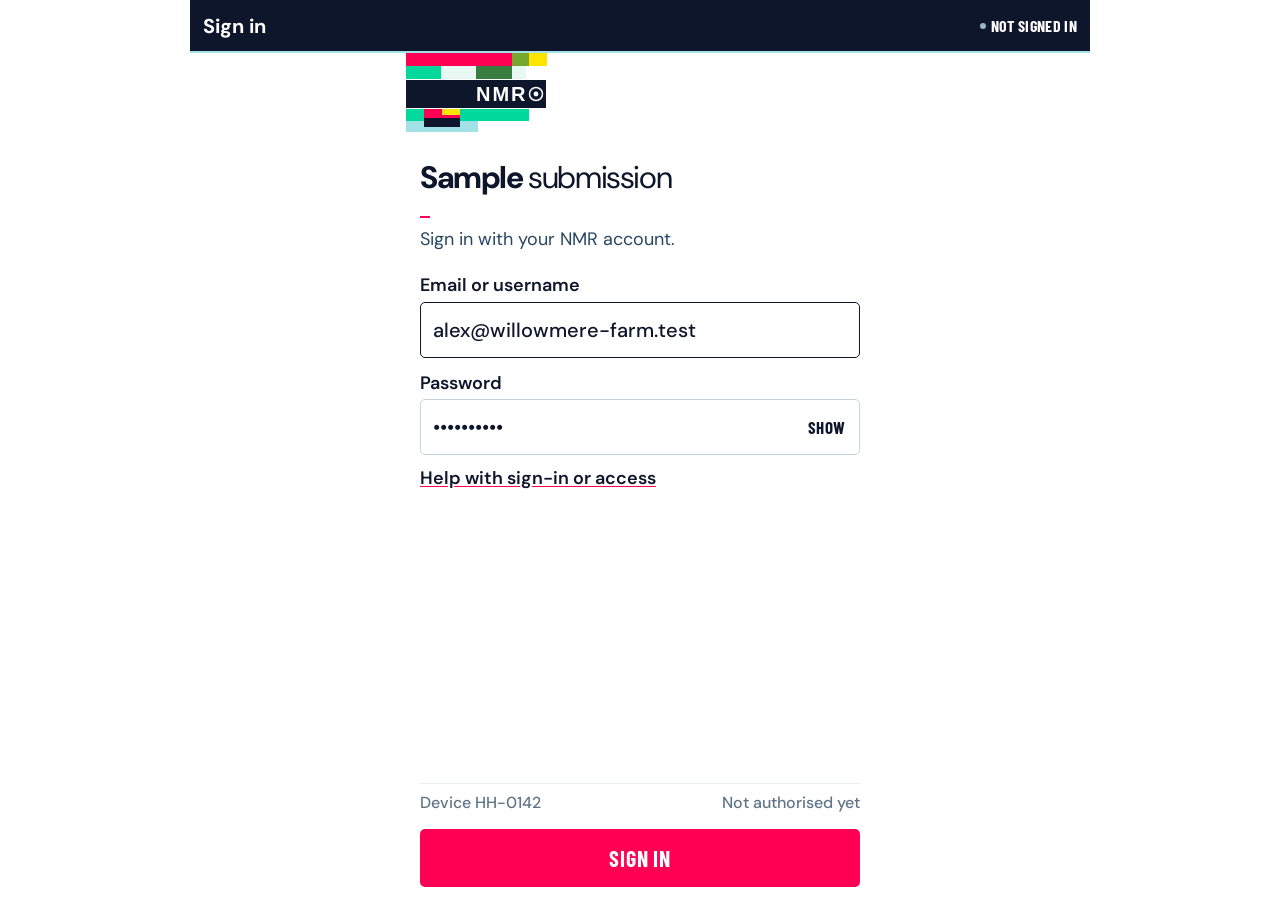
<file: index.html>
<!doctype html>
<html lang="en-GB">
<head>
  <meta charset="utf-8">
  <meta name="viewport" content="width=device-width,initial-scale=1,viewport-fit=cover,maximum-scale=1">
  <meta name="theme-color" content="#0e162b">
  <meta name="apple-mobile-web-app-capable" content="yes">
  <meta name="apple-mobile-web-app-status-bar-style" content="default">
  <meta name="apple-mobile-web-app-title" content="Milk Sampling">
  <title>Milk Sampling | Post-milking</title>
  <link rel="manifest" href="./manifest.webmanifest">
  <link rel="icon" href="./icon.svg" type="image/svg+xml">
  <link rel="apple-touch-icon" href="./apple-touch-icon.png">
  <link rel="stylesheet" href="./styles.css?v=1.8.17">
  <!-- Load QR decoder on demand, exactly as the working iPhone diagnostic does. -->
  <script src="./app.js?v=1.8.18" defer></script>
  <script src="./herd.js?v=1.8.11" defer></script>
  <script src="./camera-settings.js?v=1.8.14" defer></script>
  <script src="./fast-matrix.js?v=1.8.10" defer></script>
</head>
<body>
  <div id="app"></div>
  <div id="modal-root"></div>
  <div id="toast-root" aria-live="polite"></div>
</body>
</html>
</file>
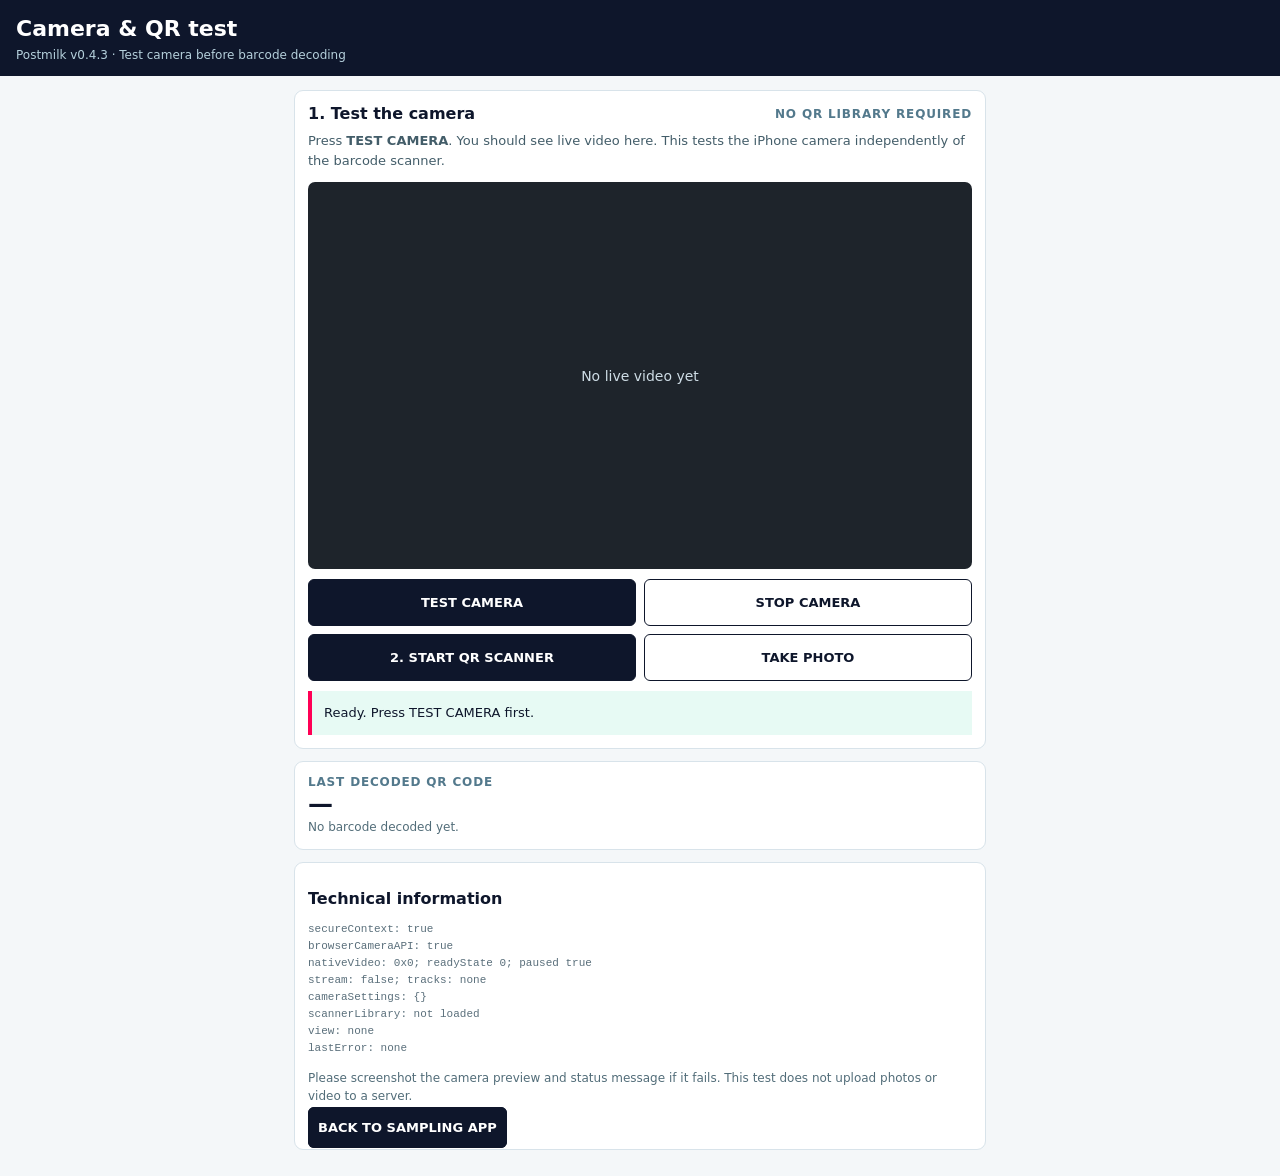
<file: scanner-test.html>
<!doctype html>
<html lang="en"><head>
<meta charset="utf-8"><meta name="viewport" content="width=device-width, initial-scale=1, viewport-fit=cover"><meta name="theme-color" content="#0e162b">
<title>Camera & QR diagnostic · Postmilk v0.4.3</title>
<style>
:root{font-family:system-ui,-apple-system,Arial,sans-serif;background:#f4f7f9;color:#0e162b}*{box-sizing:border-box}body{margin:0}
header{background:#0e162b;color:white;padding:max(16px,env(safe-area-inset-top)) 16px 14px}h1{font-size:22px;margin:0 0 7px}main{padding:14px;max-width:720px;margin:auto}.panel{background:white;border:1px solid #d8e3ea;border-radius:9px;padding:13px;margin-bottom:12px}.label{font-size:12px;text-transform:uppercase;color:#53798c;font-weight:800;letter-spacing:.07em}.intro{font-size:13px;line-height:1.5;color:#435d69;margin:8px 0}.camera-frame{position:relative;display:block;width:100%;height:clamp(225px,43dvh,420px);background:#1e242b;border-radius:7px;overflow:hidden;margin:12px 0 10px}
#native-video{display:none;position:absolute;inset:0;width:100%;height:100%;object-fit:cover;background:#1e242b;z-index:2}
#reader{position:absolute;inset:0;width:100%;height:100%;z-index:3;overflow:hidden}
#reader video{display:block!important;width:100%!important;height:100%!important;object-fit:cover!important;background:#1e242b!important;max-width:none!important}
#reader>div{max-width:100%}.placeholder{position:absolute;inset:0;display:flex;align-items:center;justify-content:center;text-align:center;padding:18px;color:#cedce5;font-size:14px;z-index:1;pointer-events:none}
.controls{display:grid;grid-template-columns:1fr 1fr;gap:8px;margin:10px 0}button,.back{border:1px solid #0e162b;border-radius:6px;padding:12px 9px;min-height:47px;background:#0e162b;color:#fff;font:700 13px system-ui;text-decoration:none;cursor:pointer;text-align:center}button.alt{background:white;color:#0e162b}button:disabled{opacity:.4;cursor:default}
.status{padding:12px;background:#e7faf4;border-left:4px solid #ff0055;font-size:13px;line-height:1.5;overflow-wrap:anywhere}.value{font-weight:800;font-size:25px;word-break:break-all}.good{color:#007a5c}.bad{color:#aa254b}.meta{white-space:pre-wrap;overflow-wrap:anywhere;font:11px/1.55 ui-monospace,monospace;color:#5a6f7b}.note{font-size:12px;color:#526d79;line-height:1.5}.file{position:absolute;left:-9999px;width:1px;height:1px}.bar{display:flex;justify-content:space-between;align-items:center;gap:6px}
</style>
</head><body>
<header><h1>Camera & QR test</h1><div style="font-size:12px;color:#b5d0dc">Postmilk v0.4.3 · Test camera before barcode decoding</div></header>
<main>
<section class="panel">
<div class="bar"><strong>1. Test the camera</strong><span class="label">No QR library required</span></div>
<p class="intro">Press <b>TEST CAMERA</b>. You should see live video here. This tests the iPhone camera independently of the barcode scanner.</p>
<div class="camera-frame" id="camera-frame"><div class="placeholder" id="placeholder">No live video yet</div><video id="native-video" autoplay playsinline muted></video><div id="reader"></div></div>
<div class="controls"><button id="native-start">TEST CAMERA</button><button class="alt" id="stop">STOP CAMERA</button><button id="qr-start">2. START QR SCANNER</button><button class="alt" id="photo">TAKE PHOTO</button></div>
<input id="photo-input" class="file" type="file" accept="image/*" capture="environment">
<div class="status" id="status" role="status">Ready. Press TEST CAMERA first.</div>
</section>
<section class="panel"><div class="label">Last decoded QR code</div><div class="value" id="value">—</div><div id="details" class="note">No barcode decoded yet.</div></section>
<section class="panel"><h2 style="font-size:16px">Technical information</h2><div id="technical" class="meta"></div><p class="note">Please screenshot the camera preview and status message if it fails. This test does not upload photos or video to a server.</p><a class="back" href="./">BACK TO SAMPLING APP</a></section>
</main>
<script>
'use strict';
const $=s=>document.querySelector(s);
const video=$('#native-video');
let stream=null,scanner=null,active='none',generation=0,scriptLoading=null,lastText='';
const errors=[];
function log(t){errors.push(String(t));if(errors.length>10)errors.shift();updateTechnical()}
function updateTechnical(){
 const tracks=stream?.getVideoTracks()||[];
 let settings={};try{settings=tracks[0]?.getSettings?.()||{}}catch{}
 $('#technical').textContent=[
  `secureContext: ${window.isSecureContext}`,
  `browserCameraAPI: ${!!navigator.mediaDevices?.getUserMedia}`,
  `nativeVideo: ${video.videoWidth}x${video.videoHeight}; readyState ${video.readyState}; paused ${video.paused}`,
  `stream: ${!!stream}; tracks: ${tracks.map(t=>t.readyState).join(',')||'none'}`,
  `cameraSettings: ${JSON.stringify({width:settings.width,height:settings.height,facingMode:settings.facingMode,deviceId:settings.deviceId?'available':undefined})}`,
  `scannerLibrary: ${typeof Html5Qrcode==='function'?'loaded':'not loaded'}`,
  `view: ${active}`,
  `lastError: ${errors.slice(-2).join(' | ')||'none'}`
 ].join('\n');
}
function status(t){$('#status').textContent=t;updateTechnical()}
function stopNative(){if(stream){stream.getTracks().forEach(t=>t.stop());stream=null}video.pause();video.srcObject=null;video.style.display='none'}
async function stopScanner(){if(scanner){const old=scanner;scanner=null;try{await old.stop()}catch{}try{await old.clear()}catch{}}}
async function stopAll(){++generation;stopNative();await stopScanner();active='none';$('#reader').replaceChildren();$('#placeholder').style.display='flex';updateTechnical()}
async function startNative(){
 const token=++generation;
 // Direct user-click camera request; do not wait for an external scanner download first.
 stopNative();if(scanner)await stopScanner();if(token!==generation)return;
 $('#reader').replaceChildren();$('#placeholder').style.display='flex';
 if(!navigator.mediaDevices?.getUserMedia){status('Camera API unavailable in this browser. Open the HTTPS site directly in Safari.');return}
 if(!window.isSecureContext){status('Camera requires HTTPS. Open the Vercel HTTPS URL.');return}
 active='camera';status('Asking iPhone for camera access…');
 try{
  stream=await navigator.mediaDevices.getUserMedia({audio:false,video:{facingMode:{ideal:'environment'},width:{ideal:1280},height:{ideal:720}}});
  if(token!==generation){stopNative();return}
  video.srcObject=stream;video.style.display='block';video.setAttribute('playsinline','');
  await video.play();
  $('#placeholder').style.display='none';
  const w=video.videoWidth,h=video.videoHeight;
  status(w&&h?`CAMERA WORKING — live video ${w} × ${h}. Now press 2. START QR SCANNER to check decoding.`:'Camera permission granted, but video has no frames yet. See Technical information.');
 }catch(e){stopNative();active='none';const message=`${e?.name||'Error'}: ${e?.message||e}`;log(message);status('CAMERA ERROR — '+message+'. Check Safari camera permission, or close other camera apps.');}
}
function loadOne(src){return new Promise((resolve,reject)=>{const s=document.createElement('script');s.src=src;s.onload=resolve;s.onerror=()=>reject(Error('Load failed: '+src));document.head.append(s)})}
async function loadLibrary(){if(typeof Html5Qrcode==='function')return;if(scriptLoading)return scriptLoading;
 scriptLoading=(async()=>{for(const src of ['https://cdn.jsdelivr.net/npm/html5-qrcode@2.3.8/html5-qrcode.min.js','https://unpkg.com/html5-qrcode@2.3.8/html5-qrcode.min.js']){try{await loadOne(src);if(typeof Html5Qrcode==='function')return}catch(e){log(e.message)}}throw Error('Could not load the barcode scanning library. Check internet connection.');})();
 try{await scriptLoading}finally{scriptLoading=null}
}
function decoded(code,from){const text=String(code||'').trim();if(!text)return;lastText=text;$('#value').textContent=text;$('#value').className='value good';$('#details').textContent=`Decoded using ${from} at ${new Date().toLocaleTimeString()}`;status(`SUCCESS — decoded ${text} from ${from}.`)}
async function startQR(){
 const token=++generation;stopNative();await stopScanner();if(token!==generation)return;
 active='qr';$('#reader').replaceChildren();$('#placeholder').style.display='flex';status('Loading QR decoder…');
 try{
  await loadLibrary();if(token!==generation)return;
  // QR-only decoding avoids slower scanning of formats not under test.
  const formats=Html5QrcodeSupportedFormats;
  scanner=new Html5Qrcode('reader',{formatsToSupport:[formats.QR_CODE],useBarCodeDetectorIfSupported:false,verbose:false});
  status('Requesting camera for QR scanner…');
  const current=scanner;
  await current.start({facingMode:'environment'},{fps:10},text=>{if(scanner===current&&token===generation)decoded(text,'QR scanner')},()=>{});
  if(token!==generation){try{await current.stop()}catch{}try{await current.clear()}catch{}return}
  $('#placeholder').style.display='none';
  const v=$('#reader video');
  if(v){v.setAttribute('playsinline','');v.muted=true;}
  const width=v?.videoWidth||0,height=v?.videoHeight||0;
  status(`QR SCANNER RUNNING — video ${width} × ${height}. If picture is black while TEST CAMERA worked, the decoder's camera startup is failing.`);
 }catch(e){log(`${e?.name||'Error'}: ${e?.message||e}`);status('QR SCANNER ERROR — '+(e?.message||String(e)));}
}
async function photo(){const file=$('#photo-input').files?.[0];if(!file)return;const token=++generation;stopNative();await stopScanner();if(token!==generation)return;
 $('#reader').replaceChildren();active='photo';status('Decoding selected photo…');
 try{await loadLibrary();if(token!==generation)return;const f=Html5QrcodeSupportedFormats;const r=new Html5Qrcode('reader',{formatsToSupport:[f.QR_CODE],verbose:false});const result=await r.scanFile(file,true);decoded(result,'photo');try{await r.clear()}catch{}}catch(e){log(e.message||String(e));status('Photo scan failed: '+(e?.message||e))}
}
$('#native-start').addEventListener('click',startNative);
$('#qr-start').addEventListener('click',startQR);
$('#stop').addEventListener('click',()=>{stopAll().then(()=>status('Camera stopped.'))});
$('#photo').addEventListener('click',()=>$('#photo-input').click());
$('#photo-input').addEventListener('change',photo);
window.addEventListener('pagehide',stopAll);
updateTechnical();
</script>
</body></html>
</file>
<file: styles.css>
@import url('https://fonts.googleapis.com/css2?family=Barlow+Condensed:wght@600;700;800&family=DM+Sans:wght@400;500;600;700;800&display=swap');
:root{--brand-navy:#0e162b;--brand-pink:#ff0055;--brand-mint:#00d99b;--brand-yellow:#ffe400;--brand-aqua:#a3e1e8;--brand-leaf:#77a82d;--navy:var(--brand-navy);--blue:#20324b;--sky:var(--brand-aqua);--red:var(--brand-pink);--pale-red:#ffeaf1;--green:#008866;--pale-green:#e0faf2;--ink:#17233b;--muted:#607487;--line:#dce4ea;--light:#fafcfc;--pink:var(--brand-pink)}
*{box-sizing:border-box}html,body{height:100%;margin:0}body{background:#fff;color:var(--ink);font-family:'DM Sans',-apple-system,BlinkMacSystemFont,Arial,sans-serif;font-size:14px}button,input,select{font:inherit}button{cursor:pointer;touch-action:manipulation}button:disabled{opacity:.45;cursor:not-allowed}button:focus-visible,input:focus-visible,select:focus-visible{outline:3px solid #a3e1e8;outline-offset:2px}.app{height:100dvh;min-height:400px;display:flex;flex-direction:column;max-width:900px;margin:0 auto;background:#fff;overflow:hidden}.top{flex:none;background:var(--navy);color:#fff;padding:env(safe-area-inset-top) 16px 0}.top-inner{min-height:57px;display:flex;align-items:center;justify-content:space-between;gap:8px}.top-name{font-size:17px;font-weight:700;display:flex;align-items:center;gap:9px}.top-name:before{content:"";display:block;background:var(--sky);width:4px;height:25px;border-radius:3px}.top-actions{display:flex;gap:18px;align-items:center}.top-save{font:700 11px 'Barlow Condensed',Arial,sans-serif;letter-spacing:.09em;white-space:nowrap}.top-save:before{content:'●';color:#00d99b;font-size:14px;margin-right:5px}.menu-button{background:none;border:0;color:white;font-size:29px;padding:0;line-height:1.1}.farm-strip{background:#0e162b;color:#fff;border-top:3px solid var(--sky);text-align:center;padding:11px 8px 10px;font:700 13px 'Barlow Condensed',Arial,sans-serif;letter-spacing:.10em;text-transform:uppercase}.body{flex:1;min-height:0;overflow:auto;overscroll-behavior:contain;padding:15px 15px 24px}.bottom{flex:none;background:white;padding:9px 15px max(12px,env(safe-area-inset-bottom));border-top:1px solid var(--line);display:flex;gap:8px;box-shadow:0 -3px 10px #0e162b09}.bottom>*{flex:1}.tinycap{display:block;color:var(--blue);font:800 13px 'Barlow Condensed',Arial,sans-serif;letter-spacing:.09em}.heading{font-size:19px;font-weight:800;color:var(--navy);margin:2px 0 12px}.status{display:flex;align-items:center;justify-content:space-between}.muted{color:var(--muted)}.small{font-size:12px}.hint{font-size:12px;color:var(--muted);line-height:1.55;margin:9px 0}.card{border:1px solid var(--line);border-radius:7px;background:#fff;margin-bottom:12px;overflow:hidden}.card-pad{padding:12px}.details-head{background:#eefaf6;padding:12px;display:flex;align-items:center;justify-content:space-between;gap:8px}.details-grid{display:grid;grid-template-columns:repeat(3,minmax(0,1fr));gap:15px 11px;padding:12px}.detail-value{font-size:13px;line-height:1.28;overflow-wrap:anywhere;margin-top:5px}.stage{border:2px solid #d9e4eb;border-radius:8px;margin:11px 0;overflow:hidden;padding:12px}.stage.current{border-color:var(--blue);background:#eefaf6}.stage.complete{border-color:#8ed6c1;background:#f2fcf8}.stage-row{display:flex;align-items:center;gap:10px;margin:8px 0 12px}.stage-num{width:28px;height:28px;border-radius:50%;display:grid;place-items:center;background:var(--blue);color:white;font-weight:800;flex:none}.stage-title{font-weight:800;flex:1}.stage-state{font:600 12px 'DM Sans';border-radius:30px;background:#fff2d8;color:#8b5d1c;padding:5px 9px;white-space:nowrap}.stage-state.done{background:#d8f7e9;color:#007352}.time-row{display:grid;grid-template-columns:repeat(2,minmax(0,1fr));gap:8px;margin:12px 0}.time-row label{display:block;min-width:0}.time-input{display:block;box-sizing:border-box;width:100%;min-width:0;height:48px;max-height:48px;min-height:48px;appearance:none;-webkit-appearance:none;background:#fff;border:2px solid var(--navy);border-radius:6px;margin-top:4px;padding:7px 10px;text-align:center;font-size:19px;font-weight:700;letter-spacing:.06em;color:var(--navy)}.time-input::placeholder{color:#96a5ad;letter-spacing:0}.btn{border:2px solid var(--navy);border-radius:6px;background:var(--navy);color:#fff;min-height:47px;padding:10px 13px;text-transform:uppercase;font:800 18px 'Barlow Condensed',Arial,sans-serif;letter-spacing:.06em;line-height:1.1;text-align:center;display:inline-flex;align-items:center;justify-content:center;gap:7px}.btn.primary{background:var(--red);border-color:var(--red)}.btn.secondary{background:var(--navy);border-color:var(--navy)}.btn.outline{background:#fff;border-color:var(--navy);color:var(--navy)}.btn.soft{background:#eefaf6;border-color:#8edfcc;color:var(--navy)}.btn.danger{background:#bf1239;border-color:#bf1239}.btn.smallbtn{font-size:14px;min-height:40px}.btn.wide{width:100%}.buttons{display:flex;gap:8px;align-items:stretch}.buttons>*{flex:1;min-width:0}.pillrow{display:flex;flex-wrap:wrap;gap:6px;margin-bottom:13px}.pill{border:1px solid #d0dee5;border-radius:30px;padding:8px 11px;font-weight:700;font-size:12px;background:#eceff1;color:#4b6370}.pill.red{background:var(--pale-red);border-color:#ef7691;color:#a81235}.pill.green{background:var(--pale-green);border-color:#75d7b7;color:#006f50}.pill.active{outline:2px solid var(--blue);outline-offset:1px}.section-head{display:flex;justify-content:space-between;gap:6px;align-items:center;margin:12px 0 6px}.section-head strong{color:var(--blue);font:800 14px 'Barlow Condensed',Arial,sans-serif;letter-spacing:.08em}.section-head button{background:none;border:none;color:var(--blue);font-weight:700;text-decoration:underline}.animal-card{display:flex;align-items:center;gap:7px;width:100%;min-height:52px;text-align:left;border-radius:6px;border:1.5px solid var(--red);background:var(--pale-red);color:#951037;padding:6px 9px;margin-bottom:5px}.animal-card.next{border:3px solid var(--blue)}.animal-card.green{border-color:#73d8b8;background:var(--pale-green);color:#006e50}.animal-card.no-sample{background:#edf0f1;border-color:#c7d1d7;color:#4f5f66}.animal-card.just-linked{animation:flash .7s ease-out}.pos{font:700 13px 'Barlow Condensed',Arial,sans-serif;width:23px;flex:none;opacity:.75}.line{font-size:20px;font-weight:800;letter-spacing:.02em;min-width:0;flex:1}.yield{white-space:nowrap;font-size:12px;font-weight:600}.right-tag{white-space:nowrap;font:800 12px 'Barlow Condensed',Arial,sans-serif;letter-spacing:.05em}.sample-id{font:700 11px 'DM Sans';white-space:nowrap;overflow:hidden;text-overflow:ellipsis;max-width:26vw}.latest-slot{min-height:55px}.no-last{border:1px dashed #a9dcca;background:#f4fbf8;border-radius:5px;padding:12px;text-align:center;color:#71988a;font-size:12px}.camera-panel{position:relative;width:100%;height:clamp(300px,43dvh,420px);border-radius:7px;background:#1e242b;overflow:hidden;isolation:isolate}.camera-video{position:absolute;inset:0;width:100%;height:100%;z-index:1;overflow:hidden;background:#1e242b}.camera-video video{display:block!important;width:100%!important;height:100%!important;object-fit:contain!important;max-width:100%!important;background:#1e242b!important}.camera-video>div{max-width:100%!important}.camera-placeholder{position:absolute;inset:0;z-index:0;display:flex;align-items:center;justify-content:center;text-align:center;color:#cbd7df;font-weight:600;padding:12px}.camera-hud{position:absolute;inset:0;z-index:2;pointer-events:none}.camera-title{position:absolute;left:10px;right:10px;top:9px;display:flex;justify-content:space-between;gap:10px;align-items:center;color:#fff;font:800 16px 'Barlow Condensed',Arial,sans-serif;letter-spacing:.07em;text-shadow:0 2px 3px #000}.camera-badge{background:#000a;border-radius:18px;font-size:11px;padding:5px 8px}.finder{position:absolute;width:150px;height:150px;left:50%;top:50%;transform:translate(-50%,-50%);border:2px solid #fff6;border-radius:6px}.finder:before{content:"";height:2px;background:#ff0055;position:absolute;top:50%;left:-9px;right:-9px;box-shadow:0 0 8px #ff0055}.scan-affirm{position:absolute;left:50%;top:50%;transform:translate(-50%,-50%);z-index:3;background:#008866ec;color:white;font-weight:800;padding:12px 20px;border-radius:6px;pointer-events:none}.scan-affirm[hidden]{display:none}.scan-status{background:#e7faf4;color:#174a65;border:1px solid #b8d6e5;border-radius:6px;margin:7px 0 8px;padding:9px 10px;font-size:12px;font-weight:600;line-height:1.45;min-height:35px;overflow-wrap:anywhere}.scan-status.error{background:#ffebec;border-color:#ecafb6;color:#91263b}.camera-controls{margin:8px 0}.camera-controls .btn{font-size:16px}.diag{padding:10px;margin:8px 0;border:1px solid var(--line);border-radius:6px;font:11px/1.5 monospace;white-space:pre-wrap;overflow-wrap:anywhere;color:#526777;min-width:0;max-width:100%;overflow-x:hidden}.diag pre{white-space:pre-wrap;overflow-wrap:anywhere;word-break:break-word;min-width:0;max-width:100%}.frame-tip{font:12px/1.5 system-ui,-apple-system,Arial,sans-serif;color:#526777;margin:10px 0}.frame-result{font:600 12px/1.5 system-ui,-apple-system,Arial,sans-serif;overflow-wrap:anywhere;background:#e7faf4;color:#174a65;border-radius:6px;padding:9px;margin-top:10px}.frame-preview{display:block;width:100%;max-height:360px;object-fit:contain;background:#1e242b;margin-top:9px;border-radius:6px}.frame-preview[hidden]{display:none}.camera-panel .scan-status{position:absolute;z-index:4;left:10px;right:10px;bottom:10px;margin:0;box-shadow:0 2px 12px #0008}.camera-panel .scan-status[hidden]{display:none!important}.camera-retry{position:absolute;z-index:5;left:50%;top:58%;transform:translate(-50%,-50%);min-width:175px;max-width:85%;box-shadow:0 3px 12px #0009}.camera-retry[hidden]{display:none!important}.input{width:100%;border:2px solid var(--navy);border-radius:6px;padding:10px 12px;min-height:48px;background:white;color:var(--navy);font-size:18px;font-weight:600}.field-label{display:block;color:var(--blue);font:800 14px 'Barlow Condensed',Arial,sans-serif;letter-spacing:.08em;margin:12px 0 5px}.empty{background:#f2f6f9;border-radius:6px;color:var(--muted);padding:16px;text-align:center}.notice{border-left:4px solid var(--blue);background:#eefaf6;padding:11px;font-size:13px;line-height:1.5;border-radius:3px;margin:9px 0}.notice.ok{background:#e9fbf1;border-color:var(--green)}.notice.warning{background:#fff3df;border-color:#e0a83c}.menu-row{width:100%;display:flex;justify-content:space-between;align-items:center;text-align:left;gap:8px;border:1px solid #bce9d8;background:#eefaf6;color:var(--navy);border-radius:6px;margin:6px 0;padding:13px;font-weight:700}.menu-row span{color:var(--blue)}.modal-layer{position:fixed;inset:0;z-index:50;background:#0e162b8c;display:flex;align-items:flex-end;justify-content:center}.sheet{background:#fff;width:100%;max-width:900px;border-radius:16px 16px 0 0;padding:12px 16px max(19px,env(safe-area-inset-bottom));max-height:90dvh;overflow-y:auto;display:flex;flex-direction:column;gap:7px}.sheet h2{font-size:23px;color:var(--navy);margin:4px 0}.sheet .buttons{margin-top:12px}.sheet .btn{font-size:17px}.sheet-header{display:flex;align-items:flex-start;justify-content:space-between;gap:10px}.sheet-close{background:none;border:none;font-size:28px;color:var(--navy)}.toast{position:fixed;z-index:99;left:50%;top:max(65px,env(safe-area-inset-top));transform:translateX(-50%);background:var(--navy);color:#fff;padding:12px 15px;border-radius:8px;box-shadow:0 6px 25px #0006;max-width:92vw;min-width:170px;text-align:center;font-size:13px}.toplink{background:none;border:none;color:var(--blue);font-size:13px;font-weight:700;padding:4px}.footer-note{font-size:11px;color:#78909c;text-align:center;padding-top:8px}.spaced{margin:12px 0}.grid2{display:grid;grid-template-columns:1fr 1fr;gap:8px}@keyframes flash{0%{box-shadow:0 0 0 5px #00a47990}100%{box-shadow:0 0 0 0 #00a47900}}@media(min-width:700px){.body{padding:22px 26px}.top{padding-left:27px;padding-right:27px}.bottom{padding-left:26px;padding-right:26px}.camera-panel{height:370px}}

/* UI-20 Sample Capture — faithful layout based on mockup 4.3.1. */
.capture-layer{background:rgba(13,27,42,.65)}
.sheet.capture-sheet{width:100%;max-width:440px;max-height:88dvh;padding:8px 16px max(18px,env(safe-area-inset-bottom));border-radius:22px 22px 0 0;gap:0;box-shadow:0 -10px 32px rgba(0,0,0,.22)}
.capture-grip{display:flex;justify-content:center;margin:0 0 12px}
.capture-grip button{border:0;background:transparent;padding:0 22px 8px;cursor:pointer}
.capture-grip button span{display:block;width:40px;height:4px;border-radius:8px;background:#d0d9dd}
.capture-top{display:flex;align-items:flex-start;justify-content:space-between;gap:12px;margin:0 0 12px}
.capture-label{font:800 13px 'Barlow Condensed',Arial,sans-serif;letter-spacing:.09em;color:var(--blue)}
.capture-line{font:800 42px/1.13 'DM Sans',Arial,sans-serif;color:var(--navy);letter-spacing:.035em;overflow-wrap:anywhere}
.capture-top-right{display:flex;flex-direction:column;align-items:flex-end;gap:8px;margin-top:1px;flex-shrink:0}
.capture-status-pill{font:700 12px 'DM Sans',Arial,sans-serif;padding:7px 10px;border-radius:20px;border:1px solid #e79cae;color:#b71645;background:#fff1f3}
.capture-camera-indicator{display:flex;align-items:center;gap:5px;color:#007856;font:800 13px 'Barlow Condensed',Arial,sans-serif;letter-spacing:.07em}
.capture-dot{width:10px;height:10px;border-radius:50%;background:#0bc693;box-shadow:0 0 0 3px #d5f7ed}
.capture-camera{height:clamp(195px,30dvh,260px);position:relative;width:100%;background:#373d42;border-radius:7px;overflow:hidden;isolation:isolate}
.capture-camera-placeholder{position:absolute;inset:0;display:flex;align-items:center;justify-content:center;padding:12px;color:#c3d0d7;z-index:0;font:600 13px 'DM Sans',Arial,sans-serif}
.capture-camera-placeholder[hidden]{display:none}
.capture-reader{position:absolute;inset:0;width:100%;height:100%;z-index:1;background:#373d42;overflow:hidden}
.capture-reader>div{max-width:100%!important}
.capture-reader video{display:block!important;width:100%!important;height:100%!important;object-fit:contain!important;max-width:100%!important;background:#373d42!important}
.capture-camera-hud{position:absolute;inset:0;z-index:2;pointer-events:none}
.capture-camera-title{position:absolute;left:10px;right:8px;top:9px;display:flex;align-items:center;justify-content:space-between;gap:7px;color:white;font:800 16px 'Barlow Condensed',Arial,sans-serif;letter-spacing:.07em;text-shadow:0 2px 3px #000}
.capture-camera-pill{display:inline-flex;align-items:center;padding:4px 8px;border-radius:20px;background:#0e162bd6;font:800 12px 'Barlow Condensed',Arial,sans-serif;white-space:nowrap}
.capture-finder{position:absolute;left:50%;top:53%;width:140px;height:140px;transform:translate(-50%,-50%);background:linear-gradient(#fff,#fff) left top/23px 3px no-repeat,linear-gradient(#fff,#fff) left top/3px 23px no-repeat,linear-gradient(#fff,#fff) right top/23px 3px no-repeat,linear-gradient(#fff,#fff) right top/3px 23px no-repeat,linear-gradient(#fff,#fff) left bottom/23px 3px no-repeat,linear-gradient(#fff,#fff) left bottom/3px 23px no-repeat,linear-gradient(#fff,#fff) right bottom/23px 3px no-repeat,linear-gradient(#fff,#fff) right bottom/3px 23px no-repeat}
.capture-finder::after{content:"";position:absolute;left:-8px;right:-8px;top:52%;height:3px;background:#ff0055;box-shadow:0 0 12px #ff0055}
.capture-error{position:absolute;z-index:4;left:7px;right:7px;bottom:7px;background:#ffebec;color:#8e1432;border:1px solid #e79cae;border-radius:5px;padding:6px 8px;font-size:12px;overflow-wrap:anywhere}
.capture-error[hidden],.capture-retry[hidden]{display:none}
.capture-retry{position:absolute;left:50%;top:57%;transform:translate(-50%,-50%);z-index:5;background:var(--navy);color:white;border:1px solid white;padding:10px 17px;border-radius:6px;font:800 15px 'Barlow Condensed',Arial,sans-serif}
.capture-actions{display:grid;grid-template-columns:repeat(2,minmax(0,1fr));gap:8px;margin-top:12px}
.capture-actions .btn{min-width:0;min-height:55px;padding:8px 5px;font-size:16px;border-width:1.5px;white-space:normal}
.capture-actions .capture-remove{color:#ca103c;border-color:#ff0055}
.capture-actions .btn:disabled{opacity:1;background:#fff;border-color:#cbd6db;color:#b6c6cf;cursor:default}
.capture-actions .capture-add-test{grid-column:1/-1}
@media(min-width:700px){.sheet.capture-sheet{max-width:440px}}

/* UI-20 / mockup 4.3.2: short captured-Sample-ID confirmation. */
.capture-status-pill.linked{color:#007650;border-color:#83d9b6;background:#e8faf1}
.capture-camera.capture-linked{background:#eef4f7}
.capture-camera.capture-linked .capture-reader,
.capture-camera.capture-linked .capture-camera-hud,
.capture-camera.capture-linked .capture-camera-placeholder{opacity:0;visibility:hidden}
.capture-linked-result{position:absolute;inset:0;z-index:6;display:flex;flex-direction:column;align-items:center;justify-content:center;gap:10px;background:#eef4f7;color:var(--navy);text-align:center;padding:15px}
.capture-linked-caption{font:800 14px 'Barlow Condensed',Arial,sans-serif;letter-spacing:.09em;color:var(--blue)}
.capture-linked-id{font:800 clamp(24px,7vw,34px) 'DM Sans',Arial,sans-serif;overflow-wrap:anywhere;line-height:1.16}
.capture-complete .capture-actions .capture-delete-display{border-color:#ff0055;color:#ca103c}
.capture-complete .capture-actions .btn:disabled{opacity:1}

/* UI-20 / mockup 4.3.5: fixed in-app number pad, camera off. */
.sheet:has(.manual-capture-pad){max-width:440px;border-radius:22px 22px 0 0;padding:8px 16px max(19px,env(safe-area-inset-bottom));gap:0}
.manual-capture-title{margin:8px 0 6px;font:800 13px 'Barlow Condensed',Arial,sans-serif;color:var(--blue);letter-spacing:.11em}
.manual-capture-display{display:block;width:100%;border:2px solid #d4e1e7;border-radius:6px;color:var(--navy);background:#fff;min-height:54px;font:800 27px 'DM Sans',Arial,sans-serif;letter-spacing:.08em;padding:7px 12px}
.manual-capture-pad{display:grid;grid-template-columns:repeat(3,minmax(0,1fr));gap:7px;margin:12px 0}
.manual-capture-pad button{min-height:52px;border:1px solid #cbd8df;border-radius:6px;background:#f5f9fb;color:var(--navy);font:700 21px 'DM Sans',Arial,sans-serif}
.manual-capture-pad button:active{background:#d6ecf6}
.manual-capture-pad button.manual-clear{color:#c5103a;font:800 17px 'Barlow Condensed',Arial,sans-serif}
.manual-capture-feedback{padding:10px 12px;border:1.5px solid #e68da5;border-radius:6px;background:#fff0f4;color:#9f1437;font:700 13px/1.4 'DM Sans',Arial,sans-serif;overflow-wrap:anywhere}
.manual-capture-feedback[hidden]{display:none!important}
.manual-capture-actions{display:flex;gap:8px}
.manual-capture-actions .btn{flex:1;font-size:16px;min-height:53px;min-width:0}

/* UI-12 Add Animals — 70-animal demo herd search & filtering. */
.sheet:has(.herd-picker){max-width:460px;height:min(91dvh,830px);max-height:92dvh;overflow:hidden;padding:9px 14px max(12px,env(safe-area-inset-bottom));gap:0}
.herd-picker{display:flex;flex-direction:column;gap:7px;min-height:0;overflow:hidden;flex:1}
.herd-session-counts{display:flex;gap:5px;align-items:center;flex:none;flex-wrap:nowrap;margin:1px 0 9px;min-width:0}
.herd-session-count{min-width:0;white-space:nowrap;border-radius:20px;border:1px solid #d0dbe0;padding:7px 9px;text-align:center;font:700 clamp(10px,2.7vw,13px) 'DM Sans',Arial,sans-serif;background:#eef1f3;color:#51636d;flex:1}
.herd-session-count.awaiting{background:var(--pale-red);border-color:#ef99ae;color:#ae1640}
.herd-session-count.linked{background:var(--pale-green);border-color:#87d6bb;color:#006f50}
.herd-session-count.no-sample{background:#edf0f1;border-color:#d5dfe3;color:#576c73}
.herd-close{flex:none;display:grid;place-items:center;width:32px;height:32px;margin-left:1px;padding:0;background:transparent;border:0;color:var(--navy);font:600 27px/1 Arial,sans-serif}

.herd-picker h2,.herd-catalog h2{font:800 23px 'DM Sans',Arial,sans-serif;color:var(--navy);margin:2px 0 0}
.herd-subtitle{font:400 12px/1.4 'DM Sans',Arial,sans-serif;color:#537080;margin:0 0 3px}
.herd-pick-top{display:flex;align-items:center;justify-content:space-between;gap:8px}
.herd-section-label{display:block;font:800 13px 'Barlow Condensed',Arial,sans-serif;color:var(--blue);letter-spacing:.1em;padding:6px 0 4px}
.herd-done{border:0;border-radius:5px;background:var(--navy);color:#fff;font:800 14px 'Barlow Condensed',Arial,sans-serif;letter-spacing:.06em;min-height:32px;padding:6px 16px}
.herd-current-code{display:flex;gap:7px;align-items:stretch}
.herd-current-code input{flex:1;min-width:0;min-height:44px;border:2px solid #cbdce5;border-radius:5px;padding:6px 11px;font:700 25px 'DM Sans',Arial,sans-serif;letter-spacing:.07em;color:var(--navy);background:#fff}
.herd-current-code .herd-done{flex:0 0 92px;min-height:58px;border:0;border-radius:6px;background:var(--navy);color:#fff;font:800 18px 'Barlow Condensed',Arial,sans-serif;letter-spacing:.07em;padding:8px 10px}
.herd-current-code input{min-height:58px}
.herd-result-scroll{flex:1 1 220px;min-height:100px;overflow-y:auto;overscroll-behavior:contain;border:0;border-radius:6px;padding:3px 2px;background:#fff}
.herd-match{width:100%;min-height:52px;border:1.5px solid #cfd8dc;border-radius:6px;background:#fff;display:flex;align-items:center;gap:8px;padding:7px 12px;margin:0 0 5px;text-align:left;color:var(--navy)}
.herd-match.available{border:1.5px solid #a3e1e8;background:#eefaf6}
.herd-match:active{background:#e2f7f2}
.herd-match-line{font:700 22px 'DM Sans',Arial,sans-serif;letter-spacing:.04em;min-width:69px}
.herd-match-meta{font:600 12px 'DM Sans',Arial,sans-serif;color:#617480;overflow-wrap:anywhere;flex:1}
.herd-match-add{font:800 16px 'Barlow Condensed',Arial,sans-serif;color:var(--blue);white-space:nowrap;letter-spacing:.07em;margin-left:auto}
.herd-match.available .herd-match-add{color:#0e162b}
.herd-match.sampled .herd-match-add{color:#7d8b93}
.herd-match.awaiting .herd-match-add,.herd-match.no-sample .herd-match-add{color:#738390}
.herd-overflow-note{font:400 11px/1.45 'DM Sans',Arial,sans-serif;color:#58727c;margin:5px 0 0}
.herd-empty-result{color:#516d78;font:500 13px/1.5 'DM Sans',Arial,sans-serif;padding:13px 4px}
.herd-number-pad{display:grid;grid-template-columns:repeat(3,minmax(0,1fr));gap:6px;flex:none}
.herd-number-pad button{border:1px solid #cad7dd;border-radius:5px;background:#eef4f7;color:var(--navy);min-height:40px;font:700 19px 'DM Sans',Arial,sans-serif}
.herd-number-pad button:active{background:#d7ebf4}
.herd-number-pad .herd-add-key{background:var(--red);border-color:var(--red);color:#fff;font:800 17px 'Barlow Condensed',Arial,sans-serif}
.herd-view-full{border:1px solid #a7bfd0;background:#eefaf6;color:var(--navy);border-radius:5px;min-height:36px;flex:none;font:800 13px 'Barlow Condensed',Arial,sans-serif;letter-spacing:.05em}
.herd-warning{border:1px solid #ecbb9e;background:#fff8ed;border-radius:7px;padding:12px;color:#703d15;font-size:13px;line-height:1.5}
.herd-warning strong{font-size:15px}
.herd-warning p{margin:6px 0}
.herd-warning .buttons{margin-top:10px}
.sheet:has(.herd-catalog){max-width:540px;max-height:92dvh;overflow:auto;padding:12px 14px max(15px,env(safe-area-inset-bottom))}
.herd-catalog{display:flex;flex-direction:column;gap:9px;min-height:0}
.herd-filter-row{display:flex;flex-wrap:wrap;gap:5px}
.herd-filter-row button{font:700 11px 'DM Sans',Arial,sans-serif;border:1px solid #d2e1e9;border-radius:20px;background:#eef3f6;color:#496675;padding:7px 9px;min-height:31px}
.herd-filter-row button.active{background:var(--navy);border-color:var(--navy);color:white}
.herd-catalog-scroll{overflow-y:auto;max-height:37dvh;border:1px solid #dce7ed;border-radius:5px}
.herd-catalog-row{display:flex;align-items:center;gap:8px;padding:8px 7px;border-bottom:1px solid #e9eef2;font-size:11px}
.herd-catalog-row strong{font:700 17px 'DM Sans',Arial,sans-serif;min-width:66px}
.herd-catalog-row span{color:#78909c;flex:1}
.herd-catalog-row em{font:800 11px 'Barlow Condensed',Arial,sans-serif;letter-spacing:.03em;font-style:normal;color:#177858;text-align:right}
.herd-catalog-row em.sampled{color:#a66f00}
.herd-catalog-row em.awaiting{color:#bc1e45}
.herd-catalog-row em.no-sample{color:#60747d}
/* UI-24 Yield Capture — mockup in-app decimal keypad, no iOS numeric keyboard. */
.sheet:has(.herd-yield){width:100%;max-width:460px;max-height:92dvh;border-radius:17px 17px 0 0;overflow-y:auto;padding:9px 15px max(18px,env(safe-area-inset-bottom));gap:0}
.herd-yield{display:flex;flex-direction:column;gap:10px}
.yield-grip{width:40px;height:4px;border-radius:4px;background:#cfd8dc;align-self:center;margin:0 0 5px}
.yield-top{display:flex;align-items:flex-end;justify-content:space-between;gap:10px;margin-bottom:7px}
.yield-position{font:800 13px 'Barlow Condensed',Arial,sans-serif;letter-spacing:.1em;color:var(--blue)}
.yield-line{font:800 36px/1.1 'DM Sans',Arial,sans-serif;letter-spacing:.03em;color:var(--navy);margin-top:4px;overflow-wrap:anywhere}
.yield-status{border:1px solid #f5a3b9;background:#fde8ee;color:#b0103a;border-radius:20px;padding:6px 10px;white-space:nowrap;font:600 12px 'DM Sans',Arial,sans-serif;flex:none;align-self:center}
.yield-entry-label{font:800 13px 'Barlow Condensed',Arial,sans-serif;letter-spacing:.09em;color:var(--blue);margin-bottom:-5px}
.yield-display{display:flex;align-items:center;justify-content:space-between;gap:12px;height:64px;flex:none;border:2px solid var(--navy);background:#fff;border-radius:6px;padding:0 15px;overflow:hidden;cursor:default}
.yield-number{min-width:0;white-space:nowrap;overflow:hidden;text-overflow:ellipsis;font:700 34px 'DM Sans',Arial,sans-serif;letter-spacing:.035em;color:var(--navy)}
.yield-placeholder{color:#b0bec5}
.yield-cursor{display:inline-block;width:2px;height:28px;background:#ff0055;margin-left:3px;vertical-align:-5px}
.yield-unit{font:600 20px 'DM Sans',Arial,sans-serif;color:#607d8b;flex:none}
.yield-hint{font:500 12px 'DM Sans',Arial,sans-serif;color:#607d8b;margin:-5px 0 2px}
.yield-error{font:600 12px/1.4 'DM Sans',Arial,sans-serif;color:#a91138;background:#fde8ee;border:1px solid #f5a3b9;padding:8px;border-radius:5px}
.yield-error[hidden]{display:none}
.yield-keypad{display:grid;grid-template-columns:repeat(3,minmax(0,1fr));gap:6px}
.yield-keypad button{border:0;border-radius:6px;background:#eceff1;color:var(--navy);height:clamp(46px,6.7dvh,56px);font:600 24px 'DM Sans',Arial,sans-serif;touch-action:manipulation}
.yield-keypad button:active{background:#d5e4eb}
.yield-actions{display:grid;grid-template-columns:1fr 1.6fr;gap:8px;margin-top:2px}
.yield-actions .btn{min-width:0;min-height:60px;font-size:16px;letter-spacing:.05em;padding:8px 5px;white-space:normal}
.yield-actions .btn.primary{background:#ff0055;border-color:#ff0055}
.yield-actions .btn:disabled{background:#f5c2cf;border-color:#f5c2cf;color:#fff;opacity:1}
@media(max-height:710px){.sheet:has(.herd-yield){max-height:93dvh}.yield-keypad button{height:43px}.yield-actions .btn{min-height:50px}.herd-yield{gap:7px}}

@media(max-height:700px){.herd-result-scroll{flex-basis:110px}.herd-number-pad button{min-height:34px}}

/* Camera settings — real-track zoom and browser-exposed rear lens selection. */
.sheet:has(.camera-settings){max-width:470px;max-height:92dvh;overflow-y:auto;padding:11px 15px max(16px,env(safe-area-inset-bottom))}
.camera-settings{display:flex;flex-direction:column;gap:9px;min-width:0}
.camera-settings h2{font:800 23px 'DM Sans',Arial,sans-serif;color:var(--navy);margin:1px 0 0}
.camera-settings-tip{font:500 12px/1.5 'DM Sans',Arial,sans-serif;color:#536c78;margin:0}
.camera-settings-preview{height:clamp(195px,30dvh,280px);border-radius:7px;background:#222b30;position:relative;overflow:hidden;isolation:isolate}
#settings-reader{position:absolute;inset:0;width:100%;height:100%;background:#222b30;z-index:1;overflow:hidden}
#settings-reader>div{max-width:100%!important}
#settings-reader video{display:block!important;width:100%!important;height:100%!important;object-fit:contain!important;max-width:100%!important;background:#222b30!important}
.camera-settings-overlay{position:absolute;inset:0;pointer-events:none;z-index:2;display:flex;flex-direction:column;align-items:center;justify-content:center}
.camera-settings-overlay>span{position:absolute;left:10px;top:9px;font:800 14px 'Barlow Condensed',Arial,sans-serif;letter-spacing:.1em;color:white;text-shadow:0 2px 3px #000}
.camera-settings-target{width:140px;height:140px;border:2px solid #ffffff99;border-radius:7px;position:relative}
.camera-settings-target:after{content:"";position:absolute;top:50%;left:-10px;right:-10px;height:2px;background:#ff0055;box-shadow:0 0 6px #ff0055}
.camera-settings-loading{position:absolute;inset:0;z-index:3;display:grid;place-items:center;color:#c7d7de;padding:16px;font:600 13px 'DM Sans',Arial,sans-serif;text-align:center;pointer-events:none}
.camera-settings-loading[hidden]{display:none}
.camera-settings .field-label{font:800 13px 'Barlow Condensed',Arial,sans-serif;letter-spacing:.09em;color:var(--blue);margin:0}
.camera-settings .input{min-height:47px;font-size:15px}
.camera-settings-note{font:500 11px/1.45 'DM Sans',Arial,sans-serif;color:#617a85;margin:-5px 0 2px}
.camera-zoom-heading{display:flex;align-items:center;justify-content:space-between;gap:10px;margin:5px 0 0}
.camera-zoom-heading strong{color:var(--navy);font:800 20px 'DM Sans',Arial,sans-serif}
#camera-zoom{width:100%;height:32px;accent-color:#0e162b;min-height:32px}
#camera-zoom:disabled{opacity:.42}
.camera-zoom-buttons{display:flex;gap:8px}
.camera-zoom-buttons button{flex:1;border:1.5px solid #93b7c9;border-radius:6px;background:#eef6fb;color:var(--navy);padding:8px;font:800 17px 'Barlow Condensed',Arial,sans-serif;min-height:43px}
.camera-zoom-buttons button:disabled{opacity:.38}
.camera-settings-status{border:1px solid #b6d0dc;border-radius:6px;background:#eaf4f9;color:#1f5870;padding:9px 10px;font:600 12px/1.45 'DM Sans',Arial,sans-serif;overflow-wrap:anywhere}
.camera-settings .buttons .btn{font-size:16px;min-height:49px}


/* UI-39 Sample Boxes — source mockups 4.0.9, 4.0.10, 4.0.11.
   Scoping keeps the working milk-pot camera and animal screens untouched. */
.box-back{background:none;border:0;color:#fff;font:400 28px/1 "DM Sans",Arial,sans-serif;padding:0 1px 1px 0;margin-right:5px;flex:none;min-width:24px}
.box-scan-screen{display:flex;flex-direction:column;gap:10px;padding:0;max-width:100%;min-width:0}
.box-scan-intro{display:flex;align-items:center;justify-content:space-between;gap:8px;min-height:22px}
.box-scan-intro>span:first-child{color:#455a64;font:500 14px/1.35 "DM Sans",Arial,sans-serif}
.box-camera-indicator{display:flex;align-items:center;gap:6px;white-space:nowrap;color:#607d8b;font:700 12px "Barlow Condensed",Arial,sans-serif;letter-spacing:.08em;flex:none}
.box-camera-indicator i{width:8px;height:8px;border-radius:50%;background:#b0bec5}
.box-camera-indicator.is-live{color:#00876a}
.box-camera-indicator.is-live i{background:#00d99b}
.box-scan-frame{position:relative;height:clamp(185px,25dvh,230px);min-height:185px;max-height:230px;flex:none;border:2px dashed #a3e1e8;border-radius:8px;background:#1e242b;overflow:hidden;isolation:isolate}
.box-scan-video{position:absolute;inset:0;width:100%;height:100%;z-index:1;overflow:hidden}
.box-scan-video>div{position:relative;max-width:100%!important;width:100%!important;height:100%!important;overflow:hidden}
.box-scan-video video{position:absolute!important;inset:0!important;display:block!important;width:100%!important;height:100%!important;object-fit:cover!important;object-position:center!important;max-width:100%!important}
.box-scan-frame .camera-placeholder{z-index:0;color:#607d8b}
.box-scan-overlay{position:absolute;inset:0;z-index:2;display:flex;align-items:flex-start;justify-content:space-between;gap:8px;pointer-events:none;text-align:left;padding:10px;background:transparent}
.box-scan-overlay strong{font:700 18px "Barlow Condensed",Arial,sans-serif;letter-spacing:.06em;color:#fff;background:#0e162bc9;padding:6px 8px;border-radius:5px;text-shadow:0 1px 2px #0008}
.box-scan-overlay span{font:400 13px "DM Sans",Arial,sans-serif;color:#607d8b}
.box-scan-frame.is-live .box-scan-overlay{background:transparent;align-items:flex-start;justify-content:space-between;padding:10px}
.box-scan-frame.is-live .box-scan-overlay strong{font-size:18px;letter-spacing:.06em;color:#fff;background:#0e162bc9;border-radius:5px;padding:6px 8px;text-shadow:0 1px 2px #0008}
.box-scan-frame.is-live .box-scan-overlay .box-camera-indicator{display:flex}
.box-scan-frame .camera-retry{top:50%;max-width:83%;min-width:150px;font-size:14px}
.box-scan-frame .scan-affirm{font-size:13px;z-index:4}
.box-scan-screen .scan-status{margin:0;min-height:0;padding:8px 9px}
.box-scan-screen .scan-status[hidden]{display:none!important}
.box-manual-button{align-self:flex-start;min-height:36px;border:1px solid #9fe4d7;color:#0e162b;background:#eefaf6;border-radius:6px;padding:6px 12px;font:700 13px "Barlow Condensed",Arial,sans-serif;letter-spacing:.07em}
.box-scan-closed{border:1px solid #e0e0e0;border-radius:6px;padding:12px;color:#607d8b;font:500 13px/1.4 "DM Sans",Arial,sans-serif}
.box-scan-card{border:1px solid #e0e0e0;border-radius:8px;overflow:hidden;flex:none;min-width:0}
.box-scan-card-heading{background:#eefaf6;min-height:32px;display:flex;align-items:center;padding:7px 12px;border-bottom:1px solid #e0e0e0;font:700 13px "Barlow Condensed",Arial,sans-serif;letter-spacing:.12em;color:#0e162b}
.box-scan-empty{padding:14px 12px;color:#90a4ae;font:400 14px "DM Sans",Arial,sans-serif}
.box-scan-row{display:flex;align-items:center;justify-content:space-between;gap:10px;min-height:46px;padding:8px 12px}
.box-scan-row+.box-scan-row{border-top:1px solid #eceff1}
.box-scan-row strong{font:700 18px "DM Sans",Arial,sans-serif;letter-spacing:.03em;color:#0e162b;min-width:0;overflow-wrap:anywhere}
.box-scan-row span{font:500 13px "DM Sans",Arial,sans-serif;color:#607d8b;flex:none;white-space:nowrap}
.bottom:has(.box-scan-footer){display:block;flex:none;padding:10px 14px max(14px,env(safe-area-inset-bottom));border-top:1px solid #e0e0e0;box-shadow:none}
.bottom:has(.box-scan-footer)>*{flex:none}
.box-scan-footer{display:flex;flex-direction:column;gap:10px;width:100%}
.box-scan-confirm{display:flex;align-items:center;gap:12px;min-height:44px;color:#0e162b;cursor:pointer;font:500 14.5px/1.35 "DM Sans",Arial,sans-serif}
.box-scan-confirm.inactive{opacity:.45;cursor:default}
.box-scan-confirm input{appearance:none;-webkit-appearance:none;display:block;position:relative;border:2px solid #0e162b;background:#fff;border-radius:5px;width:28px;height:28px;min-width:28px;margin:0;flex:none}
.box-scan-confirm input:checked{background:#0e162b;border-color:#0e162b}
.box-scan-confirm input:checked:after{content:"✓";position:absolute;left:4px;top:-4px;color:white;font:700 24px "DM Sans",Arial,sans-serif}
.box-scan-confirm input:focus-visible{outline:3px solid #a3e1e8;outline-offset:3px}
.box-scan-confirm span{flex:1;min-width:0}
.box-scan-footer .box-done{height:62px;min-height:62px;width:100%;font-size:19px}
.box-scan-footer .box-done:disabled{opacity:1;color:#b0bec5;background:#eceff1;border-color:#eceff1}
@media(max-width:380px){.box-scan-intro>span:first-child{font-size:12.5px}.box-scan-row strong{font-size:16px}.box-scan-row span{font-size:12px}}

/* Sample Boxes camera status sits inside the video, matching the pot reader. */
.box-scan-overlay .box-camera-indicator{align-self:flex-start;display:flex;align-items:center;gap:5px;background:#0e162bc9;color:#fff;padding:8px 10px;border-radius:18px;font:700 12px "Barlow Condensed",Arial,sans-serif;letter-spacing:.08em}
.box-scan-overlay .box-camera-indicator i{background:#aab8c4}
.box-scan-overlay .box-camera-indicator.is-live i{background:#00d99b}
.box-scan-overlay .box-camera-indicator.is-live{color:#fff}
.camera-settings-cleanup{border-top:1px solid #dce5ea;margin-top:14px;padding-top:13px}
.camera-settings-cleanup .btn{border-color:#cf6b79;color:#9b2036}
@media(max-width:360px){.box-scan-overlay strong,.box-scan-frame.is-live .box-scan-overlay strong{font-size:16px}.box-scan-overlay .box-camera-indicator{padding:8px 7px}}


/* Sampling Sessions index and mockup 4.7 test management. */
.sessions-index{display:flex;flex-direction:column;gap:10px;max-width:680px;margin:0 auto;width:100%}
.sessions-index>.hint{margin:0 0 4px}
.sampling-session-row{width:100%;padding:16px 14px;border:1px solid #d1dce3;border-left:4px solid #0e162b;border-radius:8px;text-align:left;background:#fff;display:flex;flex-direction:column;gap:10px;cursor:pointer;color:#0e162b}
.sampling-session-row:focus-visible{outline:3px solid #0e162b;outline-offset:2px}
.sampling-session-main{display:flex;justify-content:space-between;gap:10px;align-items:center}
.sampling-session-main strong{font:700 18px "DM Sans",Arial,sans-serif}
.sampling-session-main span{font:600 13px "DM Sans",Arial,sans-serif;color:#455a64;text-align:right}
.sampling-session-sub{display:flex;justify-content:space-between;align-items:center;gap:8px;flex-wrap:wrap;color:#607d8b;font:500 13px "DM Sans",Arial,sans-serif}
.session-phase-label{display:inline-block;padding:5px 10px;border-radius:16px;background:#eefaf6;color:#173451;font:700 12px "DM Sans",Arial,sans-serif}
.session-phase-label.is-closed{background:#e8f6ef;color:#087359}
.sessions-index>.btn{margin-top:8px;min-height:56px}
.test-management{display:flex;flex-direction:column;gap:10px;min-width:0}
.test-tabs{display:grid;grid-template-columns:repeat(4,minmax(0,1fr));gap:4px}
.test-tabs button,.test-filter-row button{border:1px solid #bbcdd8;border-radius:5px;background:#fff;color:#0e162b;font:700 14px "Barlow Condensed",Arial,sans-serif;letter-spacing:.04em;padding:11px 4px}
.test-tabs button.active,.test-filter-row button.active{background:#0e162b;color:#fff;border-color:#0e162b}
.test-filter-row{display:grid;grid-template-columns:repeat(3,minmax(0,1fr));gap:4px}
.test-management-rows{border:1px solid #e0e0e0;border-radius:8px;background:#fff;overflow-y:auto;flex:1;min-height:0}
.test-manager-row{display:flex;align-items:center;gap:14px;min-height:48px;padding:9px 13px;border-bottom:1px solid #e8edf0;cursor:pointer}
.test-manager-row:last-child{border:0}
.test-manager-row input{width:24px;height:24px;accent-color:#0e162b;flex:none}
.test-manager-row strong{font:700 16px "DM Sans",Arial,sans-serif;color:#0e162b}
.test-add-sheet{display:flex;flex-direction:column;gap:11px;width:100%}
.add-test-options{display:grid;grid-template-columns:repeat(2,minmax(0,1fr));gap:9px}
.add-test-option{height:70px;display:flex;align-items:center;justify-content:flex-start;gap:11px;background:#fff;border:2px solid #bbcdd8;border-radius:7px;font:700 19px "Barlow Condensed",Arial,sans-serif;letter-spacing:.05em;color:#0e162b;padding:10px}
.add-test-option.selected{background:#eefaf6;border-color:#0e162b}
.test-check{width:25px;height:25px;flex:none;border:2px solid #607d8b;border-radius:4px;display:flex;align-items:center;justify-content:center;color:#0e162b;font-size:22px}
.add-test-option.selected .test-check{border-color:#0e162b}

/* Test Management rows are linked samples, not the herd catalogue. */
.test-manager-animal{display:flex;flex-direction:column;gap:3px;min-width:0}
.test-manager-animal>span{color:#607d8b;font:500 12px "DM Sans",Arial,sans-serif;overflow-wrap:anywhere}


/* Test Management: line number and Sample ID share a baseline and size.
   Existing tests stay on their own smaller line beneath. */
.test-manager-main{display:flex;align-items:baseline;column-gap:12px;row-gap:3px;flex-wrap:wrap;min-width:0}
.test-manager-main strong{font:700 16px/1.3 "DM Sans",Arial,sans-serif;color:#0e162b}
.test-manager-main .test-manager-sample{font:400 16px/1.3 "DM Sans",Arial,sans-serif;color:#718491;overflow-wrap:anywhere}
.test-manager-animal .test-manager-assignments{font:500 12px/1.35 "DM Sans",Arial,sans-serif;color:#607d8b;overflow-wrap:anywhere}
.test-management-actions{display:grid;grid-template-columns:minmax(0,1fr) minmax(90px,.5fr);gap:8px;width:100%}
.test-management-actions .btn{min-width:0;min-height:48px;white-space:normal}
@media(max-width:370px){.test-manager-main{column-gap:8px}.test-management-actions{grid-template-columns:minmax(0,1fr) 88px}.test-management-actions .btn{font-size:14px}}

/* Data Management — session flows, clearly simulated NMR transfer and test tools. */
.data-hub{display:flex;flex-direction:column;gap:12px;max-width:700px;width:100%;margin:0 auto;padding-bottom:10px}
.data-hub>.hint{margin:0 0 3px}
.data-summary-grid{display:grid;grid-template-columns:repeat(2,minmax(0,1fr));gap:8px}
.data-summary-grid>div{display:flex;flex-direction:column;gap:5px;border:1px solid #dbe5eb;border-radius:7px;background:#f5f9fc;padding:12px;min-width:0}
.data-summary-grid strong{font:700 24px "Barlow Condensed",Arial,sans-serif;color:#0e162b;line-height:1}
.data-summary-grid span{font:500 12px/1.4 "DM Sans",Arial,sans-serif;color:#526778}
.data-hub-card{display:flex;flex-direction:column;gap:10px;background:#fff;border:1px solid #dbe5eb;border-radius:8px;padding:14px;min-width:0}
.data-hub-card>.hint{margin:0}
.data-hub-card>.field-label{margin:7px 0 0}
.data-hub-card>.btn{min-height:48px}
.data-hub-status{font:700 18px/1.35 "DM Sans",Arial,sans-serif;color:#0e162b;background:#eefaf6;border:1px solid #c7dfea;border-radius:6px;padding:10px}
.data-hub-row{display:flex;flex-direction:column;gap:5px}
.data-hub-row strong{font:700 15px "DM Sans",Arial,sans-serif;color:#0e162b}
.data-hub-row span{font:500 12.5px/1.5 "DM Sans",Arial,sans-serif;color:#607d8b}
.data-hub-row+.data-hub-row{border-top:1px solid #e1e9ef;padding-top:11px}
.data-hub-controls{display:flex;gap:8px;align-items:stretch;min-width:0}
.data-hub-controls input{width:84px;min-width:74px;max-width:104px;flex:none;text-align:center;font:700 20px "DM Sans",Arial,sans-serif}
.data-hub-controls .btn{flex:1;min-width:0;min-height:50px;font-size:15px}
.data-hub-controls .btn:disabled{opacity:.55}
@media(max-width:350px){.data-hub-controls{gap:6px}.data-hub-controls input{width:72px;min-width:66px}.data-hub-controls .btn{font-size:13px}}


/* v1.6 end-to-end account, site, settings, wizard and issue UI. */
.journey-page{display:flex;flex-direction:column;gap:13px;width:100%;max-width:720px;margin:0 auto;padding:0 0 18px}
.journey-page h2{font:800 25px/1.15 "DM Sans",Arial,sans-serif;margin:1px 0 4px;color:#0e162b}
.journey-page>p.hint{margin:0}
.journey-card{border:1px solid #d5e1e9;border-radius:8px;background:#fff;padding:14px;display:flex;flex-direction:column;gap:10px;min-width:0}
.journey-card p{margin:0;line-height:1.45}
.journey-card strong{color:#0e162b}
.journey-card>span{color:#607d8b;overflow-wrap:anywhere}
.journey-card-head{display:flex;justify-content:space-between;align-items:center;gap:8px}
.journey-card-head strong{font:700 14px "DM Sans",Arial,sans-serif}
.journey-card-head .btn{min-height:35px;padding:5px 12px;font-size:12px;flex:none}
.journey-list-row{display:grid;grid-template-columns:minmax(0,1fr) 20px;gap:4px 12px;text-align:left;width:100%;background:#fff;border:0;border-bottom:1px solid #e4eaf0;padding:12px 0;cursor:pointer;align-items:center}
.journey-list-row:last-child{border-bottom:0}
.journey-list-row strong{grid-column:1;font:700 15px/1.3 "DM Sans",Arial,sans-serif}
.journey-list-row span{grid-column:1;font:400 12.5px/1.4 "DM Sans",Arial,sans-serif;color:#607d8b}
.journey-list-row b{grid-column:2;grid-row:1 / span 2;font-size:22px;text-align:center;color:#0e162b}
.journey-setting{display:flex;flex-direction:column;gap:8px;padding:9px 0;border-bottom:1px solid #e6edf2}
.journey-setting:last-child{border-bottom:0}
.journey-setting>span{font:600 14px/1.3 "DM Sans",Arial,sans-serif}
.journey-check{display:flex;align-items:center;gap:10px;padding:9px 0}
.journey-check input,.journey-checklist input{width:18px;height:18px;accent-color:#0e162b}
.journey-checklist{display:flex;flex-direction:column;gap:9px;margin:8px 0}
.journey-checklist label{display:flex;align-items:center;gap:8px}
.journey-plain-row{display:flex;justify-content:space-between;gap:12px;padding:10px 0;border-bottom:1px solid #e7edf1}
.journey-plain-row:last-child{border-bottom:0}
.journey-menu-heading{margin:20px 0 3px}
.journey-grid-2{display:grid;grid-template-columns:repeat(2,minmax(0,1fr));gap:10px}
.journey-grid-2>.input{min-width:0}
.journey-card .input{box-sizing:border-box;display:block;width:100%;min-width:0;height:48px;min-height:48px;padding:10px 12px;font-size:16px;line-height:normal}
.journey-stepper{display:flex;gap:5px;align-items:center;color:#455a64;margin-bottom:3px;font:600 12px "DM Sans",Arial,sans-serif}
.journey-stepper span{flex:1;padding:9px 4px;text-align:center;background:#edf3f7;border-radius:5px}
.journey-stepper span.active{background:#0e162b;color:#fff}
.journey-site-select{display:flex;flex-direction:column;gap:8px}
.journey-site-select label{display:flex;gap:10px;align-items:flex-start;padding:12px;border:1.5px solid #d7e4ee;border-radius:6px}
.journey-site-select label:has(input:checked){border-color:#0e162b;background:#eefaf6}
.journey-site-select input{flex:none;margin-top:2px}
.journey-site-select label>span{display:flex;flex-direction:column;gap:4px;min-width:0}
.journey-site-select small{font-size:12px;color:#607d8b}
.journey-actions{display:flex;gap:9px}
.journey-actions .btn{flex:1;min-width:0}
.journey-warning{background:#fff4e5;border:1px solid #e8ae5c;color:#6e4800;padding:12px;border-radius:6px;line-height:1.4}
.journey-muted{color:#607d8b;font-size:12px}
.journey-issues{display:flex;flex-direction:column;gap:9px}
.journey-issue-row{width:100%;display:flex;justify-content:space-between;align-items:center;background:#fff;border:1px solid #d9e5ed;border-radius:7px;padding:13px;text-align:left;gap:10px}
.journey-issue-row span{font-size:12px;color:#607d8b}
.journey-issue-row b{font-size:16px}
.journey-issue-row.warning{border-color:#e5ab85;background:#fff5ed}
.journey-done-label{background:#e7f8f1;color:#136d49;border-radius:20px;font:700 12px "DM Sans",Arial,sans-serif;padding:5px 9px;white-space:nowrap}


/* UI-33 main menu: restore the full-height right-hand drawer from the mockups. */
.modal-layer.menu-layer{
  align-items:stretch;justify-content:flex-end;background:rgba(13,27,42,.55);
}
.sheet.menu-sheet{
  padding:0;width:min(320px,86vw);max-width:min(320px,86vw);
  height:100dvh;max-height:100dvh;min-height:0;border-radius:0;
  display:flex;flex-direction:column;gap:0;overflow:hidden;
  box-shadow:-10px 0 30px rgba(13,27,42,.25);
}
.menu-panel-header{
  height:calc(66px + env(safe-area-inset-top));
  flex:none;background:var(--navy);border-bottom:3px solid var(--sky);
  color:white;display:flex;align-items:flex-end;justify-content:space-between;
  padding:0 15px 12px 18px;
}
.menu-panel-header strong{font:700 18px 'DM Sans',Arial,sans-serif}
.menu-panel-close{
  display:grid;place-items:center;width:44px;height:44px;border:0;
  margin:-6px -9px -10px 0;background:transparent;color:white;
  font:400 29px 'DM Sans',Arial,sans-serif;cursor:pointer;
}
.menu-panel-scroll{flex:1;min-height:0;overflow-y:auto;overscroll-behavior:contain;scrollbar-width:thin}
.menu-section-title{
  margin:0;padding:16px 18px 6px;color:var(--blue);
  font:700 13px 'Barlow Condensed',Arial,sans-serif;letter-spacing:.11em;
}
.menu-nav-item{
  display:flex;align-items:center;justify-content:space-between;gap:12px;
  min-height:56px;width:100%;border:0;border-bottom:1px solid #eceff1;
  padding:10px 18px;background:#fff;text-align:left;color:var(--navy);
}
.menu-nav-item:active,.menu-nav-item:focus-visible{background:#eefaf6}
.menu-nav-item>span:first-child{display:flex;flex-direction:column;gap:2px;min-width:0}
.menu-nav-item strong{font:600 16px/1.3 'DM Sans',Arial,sans-serif}
.menu-nav-item small{font:400 12px/1.35 'DM Sans',Arial,sans-serif;color:var(--muted)}
.menu-chevron{color:var(--blue);font-size:24px;line-height:1;flex:none}
.menu-panel-footer{flex:none;border-top:1px solid var(--line);padding:10px 18px max(12px,env(safe-area-inset-bottom));background:#fff}
.menu-panel-footer button{border:0;background:none;color:var(--navy);font:600 14px 'DM Sans',Arial,sans-serif;padding:10px 0;text-align:left}

/* Edit Site: match every field's height and typography on mobile Safari.
   Avoid native menulist appearance, which renders a compressed select on iOS. */
.sheet:has(.demo-site-type-frame) #demo-site-name.input,
.sheet:has(.demo-site-type-frame) #demo-site-address.input,
.sheet:has(.demo-site-type-frame) #demo-site-rows.input,
.sheet:has(.demo-site-type-frame) #demo-site-stalls.input{
  display:block;width:100%;height:50px;min-height:50px;max-height:50px;
  padding:0 12px;font-size:18px;line-height:normal;
}
.demo-site-type-frame{
  position:relative;display:block;width:100%;height:50px;min-height:50px;
  border:2px solid var(--brand-navy);border-radius:6px;background:#fff;
}
.demo-site-type-frame #demo-site-type.input{
  display:block;position:relative;width:100%;height:100%;min-height:0;max-height:100%;
  margin:0;padding:0 46px 0 12px;border:0;border-radius:4px;background:transparent;
  color:var(--brand-navy);-webkit-text-fill-color:var(--brand-navy);
  font:600 18px/normal 'DM Sans',Arial,sans-serif;
  -webkit-appearance:none;appearance:none;
}
.demo-site-type-frame::after{
  content:"";pointer-events:none;position:absolute;right:17px;top:50%;
  width:11px;height:11px;border-right:2.5px solid var(--brand-navy);
  border-bottom:2.5px solid var(--brand-navy);transform:translateY(-68%) rotate(45deg);
}
.demo-site-type-frame:focus-within{outline:3px solid var(--brand-mint);outline-offset:2px}
.demo-site-type-frame #demo-site-type:focus-visible{outline:none}


/* NMR brand palette — shared across every app screen.
   Semantic pink/green states remain distinct for unlinked/linked samples. */
.top{background:var(--brand-navy)}
.top-name:before{background:var(--brand-pink)}
.farm-strip{background:var(--brand-navy);border-top-color:var(--brand-mint);color:#fff}
.top-save:before{color:var(--brand-mint)}
button:focus-visible,input:focus-visible,select:focus-visible{outline-color:var(--brand-mint)}
.btn.primary{background:var(--brand-pink);border-color:var(--brand-pink)}
.btn.secondary{background:var(--brand-navy);border-color:var(--brand-navy)}
.btn.soft{background:#e7faf4;border-color:#8fe8c8;color:var(--brand-navy)}
.btn.outline{border-color:var(--brand-navy);color:var(--brand-navy)}
.stage.current{border-color:var(--brand-navy);background:#f4fbfa}
.stage-num,.journey-stepper span.active{background:var(--brand-navy);color:#fff}
.pill.active{outline-color:var(--brand-mint)}
.time-input{border-color:var(--brand-navy)}
.journey-card .input{border-color:var(--brand-navy)}
.section-head strong,.tinycap,.field-label{color:var(--brand-navy)}
.menu-section-title{color:var(--brand-navy)}
.menu-button,.menu-panel-close{color:#fff}
input[type="checkbox"],input[type="radio"]{accent-color:var(--brand-pink)}
/* Sign-in based on the supplied 4.9.1 reference. */
.signin-top{
  background:var(--brand-navy);
  padding:env(safe-area-inset-top) 13px 0;
  border-bottom:2px solid var(--brand-aqua);
}
.signin-top .top-inner{height:51px;min-height:51px}
.signin-header-title{font:700 20px/1.2 'DM Sans',Arial,sans-serif;color:#fff}
.signin-not-authorised{
  display:flex;gap:5px;align-items:center;
  color:#fff;white-space:nowrap;
  font:700 16px 'Barlow Condensed',Arial,sans-serif;letter-spacing:.02em;
}
.signin-not-authorised i{width:6px;height:6px;border-radius:50%;background:#9cb4c7;flex:none}
.body.signin-body{padding:0 14px 20px;display:block;background:#fff}
.signin-screen{
  display:flex;flex-direction:column;align-items:stretch;gap:0;
  max-width:440px;margin:0 auto;min-width:0;
}
.signin-nmr-mark{width:142px;height:89px;flex:none;align-self:flex-start;margin-left:-14px}
.signin-nmr-mark svg{display:block;width:142px;height:88px}
.signin-page-title{
  color:var(--brand-navy);font:400 31px/1.2 'DM Sans',Arial,sans-serif;
  letter-spacing:-.045em;margin:17px 0 0;
}
.signin-page-title strong{font-weight:800}
.signin-title-accent{width:10px;height:2px;background:var(--brand-pink);margin-top:20px;margin-bottom:8px}
.signin-intro{margin:0;color:#284563;font:400 18px/1.45 'DM Sans',Arial,sans-serif}
.signin-form-row{display:flex;flex-direction:column;gap:4px;margin-top:21px;min-width:0}
.signin-form-row + .signin-form-row{margin-top:13px}
.signin-form-row label{color:var(--brand-navy);font:600 18px/1.35 'DM Sans',Arial,sans-serif}
.signin-text-field{
  box-sizing:border-box;display:flex;align-items:center;gap:8px;
  height:56px;min-height:56px;border:1.5px solid var(--brand-navy);
  border-radius:5px;padding:0 12px;min-width:0;
  color:var(--brand-navy);font:500 20px 'DM Sans',Arial,sans-serif;
  overflow:hidden;white-space:nowrap;
}
.signin-password-field{border:1px solid #c5d2df;justify-content:space-between}
.signin-password-field button{
  background:transparent;border:0;min-height:44px;padding:0 1px 0 10px;
  color:var(--brand-navy);
  font:700 17px 'Barlow Condensed',Arial,sans-serif;letter-spacing:.035em;
}
.signin-help{
  display:block;align-self:flex-start;min-height:22px;padding:0;margin-top:11px;
  background:none;border:0;color:var(--brand-navy);
  text-align:left;text-decoration:underline;text-decoration-color:var(--brand-pink);
  text-underline-offset:2px;font:600 18px 'DM Sans',Arial,sans-serif;
}
.bottom.signin-footer{
  flex:none;display:flex;flex-direction:column;align-items:stretch;gap:15px;
  border-top:0;box-shadow:none;background:#fff;
  padding:0 14px max(13px,env(safe-area-inset-bottom));
}
.bottom.signin-footer > *{flex:none}
.signin-device-status{
  display:flex;justify-content:space-between;align-items:center;
  gap:12px;min-height:31px;padding-top:8px;
  border-top:1px solid #e8edf1;max-width:440px;width:100%;margin:0 auto;
  color:#607487;font:500 16px/1.35 'DM Sans',Arial,sans-serif;
}
.signin-device-status span:last-child{text-align:right}
.signin-submit.btn{
  box-sizing:border-box;width:100%;max-width:440px;min-height:58px;height:58px;
  margin:0 auto;border:0;border-radius:5px;
  background:var(--brand-pink);color:#fff;
  font:700 22px 'Barlow Condensed',Arial,sans-serif;letter-spacing:.04em;
}
@media(min-width:700px){
 .body.signin-body{padding:0 14px 20px}
 .bottom.signin-footer{padding:0 14px max(13px,env(safe-area-inset-bottom))}
}


/* iPhone Safari: keep the native date picker visually aligned with the Milking select.
   Date fields can otherwise retain an oversized intrinsic min-height/width. */
.journey-card #wizard-date.input,
.journey-card #wizard-milking.input{
  box-sizing:border-box;
  display:block;
  width:100%;
  min-width:0;
  max-width:100%;
  height:48px;
  min-height:48px;
  max-height:48px;
  flex:0 0 48px;
  margin:0;
  padding:8px 12px;
  border:2px solid var(--brand-navy);
  border-radius:6px;
  background:#fff;
  color:var(--brand-navy);
  font-family:'DM Sans',-apple-system,BlinkMacSystemFont,Arial,sans-serif;
  font-size:16px;
  font-weight:600;
  line-height:normal;
}
.journey-card #wizard-date.input{
  -webkit-appearance:none;
  appearance:none;
  text-align:left;
}
.journey-card #wizard-date::-webkit-date-and-time-value{
  min-height:0;
  text-align:left;
}
.journey-card #wizard-date::-webkit-datetime-edit{
  padding:0;
  line-height:normal;
}


/* v1.8.6: Safari date-picker intrinsic sizing must not expand the Details card.
   Both controls share the same visual box dimensions at every screen size. */
.journey-card .wizard-date-frame,
.journey-card #wizard-milking.input{
  box-sizing:border-box;
  width:100%;
  min-width:0;
  max-width:100%;
  height:50px;
  min-height:50px;
  max-height:50px;
  flex:0 0 50px;
  margin:0;
  border:2px solid var(--brand-navy);
  border-radius:6px;
  background:#fff;
}
.journey-card .wizard-date-frame{
  position:relative;
  overflow:hidden;
  display:flex;
  align-items:center;
}
.journey-card .wizard-date-frame #wizard-date.input{
  position:relative;
  display:block;
  box-sizing:border-box;
  width:100%;
  height:100%;
  min-height:0;
  max-height:100%;
  min-width:0;
  max-width:100%;
  flex:1 1 auto;
  border:0;
  border-radius:0;
  margin:0;
  padding:0 12px;
  background:transparent;
  font-size:16px;
  font-weight:600;
  line-height:normal;
  -webkit-appearance:none;
  appearance:none;
  overflow:hidden;
}
.journey-card #wizard-milking.input{
  display:block;
  padding:0 12px;
  font-size:16px;
  line-height:normal;
}
.journey-card #wizard-date::-webkit-date-and-time-value{
  min-height:0;
  max-height:50px;
  padding:0;
  text-align:left;
}
.journey-page.wizard-page{
  padding-top:8px;
}


/* Safari date text: centre vertically within the same 50px field as Milking. */
.journey-card .wizard-date-frame #wizard-date.input{
  height:50px;
  min-height:50px;
  max-height:50px;
  padding:0 12px;
  line-height:46px;
  text-align:left;
}
.journey-card .wizard-date-frame #wizard-date::-webkit-date-and-time-value{
  box-sizing:border-box;
  display:flex;
  align-items:center;
  justify-content:flex-start;
  height:46px;
  min-height:46px;
  max-height:46px;
  line-height:46px;
  text-align:left;
}
.journey-card .wizard-date-frame #wizard-date::-webkit-datetime-edit{
  box-sizing:border-box;
  display:inline-flex;
  align-items:center;
  height:46px;
  min-height:46px;
  padding:0;
  line-height:46px;
}


/* v1.8.10: scanning configuration selector, comfortably readable on mobile. */
.camera-settings #camera-scan-mode{
  height:52px;min-height:52px;font-size:16px;line-height:1.3;
  padding:9px 12px;box-sizing:border-box;
}
.camera-settings #camera-mode-note{
  margin:0 0 5px;
  font:500 14px/1.45 'DM Sans',Arial,sans-serif;
  color:#455a64;
}
.camera-settings #camera-resolution-note{
  margin:0 0 5px;font-size:13px;line-height:1.4;
}


/* v1.8.11: core animal records versus current-session sampling statuses. */
.animal-registry{gap:10px}
.animal-registry .pillrow{margin:3px 0 2px}
.animal-registry .pill{font-size:12px;padding:8px 10px}
.animal-registry-list{display:flex;flex-direction:column;gap:6px}
.animal-registry-row{
  width:100%;min-width:0;min-height:72px;
  display:grid;grid-template-columns:minmax(0,1fr) auto auto;
  gap:4px 9px;align-items:center;
  padding:10px 12px;border:1.5px solid #d5e1e9;
  border-radius:7px;background:#fff;color:var(--brand-navy);
  text-align:left;
}
button.animal-registry-row{cursor:pointer}
.animal-registry-row.not-added{background:#f5f7f8;border-color:#d9e1e5}
.animal-registry-row.awaiting{background:var(--pale-red);border-color:#e8a5b5}
.animal-registry-row.linked{background:var(--pale-green);border-color:#90d9bf}
.animal-registry-row.no-sample{background:#f0f2f3;border-color:#cbd6dc}
.animal-registry-row.issue{border-color:#c94360}
.animal-registry-primary{display:flex;align-items:baseline;gap:10px;min-width:0;grid-column:1}
.animal-registry-primary strong{font:800 19px/1.2 'DM Sans',Arial,sans-serif;white-space:nowrap}
.animal-registry-id{font:500 11px/1.3 'DM Sans',Arial,sans-serif;color:#607487;overflow-wrap:anywhere}
.animal-registry-meta{min-width:0;grid-column:1;font:500 12px/1.4 'DM Sans',Arial,sans-serif;color:#607487}
.animal-registry-state{grid-column:2;grid-row:1 / span 2;justify-self:end;text-align:right;
  font:800 12px/1.2 'Barlow Condensed',Arial,sans-serif;letter-spacing:.045em;white-space:nowrap;color:#607487}
.animal-registry-state.awaiting{color:#9c1736}
.animal-registry-state.linked{color:#006c4c}
.animal-registry-state.no-sample{color:#4f5f66}
.animal-registry-chevron{grid-column:3;grid-row:1 / span 2;color:var(--brand-navy);font-size:23px}
@media(max-width:380px){
 .animal-registry-row{padding:9px 8px;gap:3px 5px}
 .animal-registry-primary{gap:6px}
 .animal-registry-primary strong{font-size:17px}
 .animal-registry-id{font-size:10px}
 .animal-registry-state{font-size:11px}
}


/* v1.8.14 — separate sample-pot and sample-box hardware zoom controls. */
.camera-settings #camera-zoom-target{min-height:48px;font-size:16px}
.box-zoom-controls{
 display:flex;flex-direction:column;gap:7px;
 padding:12px;border:1px solid #b9d5e3;border-radius:8px;
 background:#f3f9fb;
}
.box-zoom-heading{display:flex;align-items:center;justify-content:space-between;gap:10px}
.box-zoom-heading label{margin:0;color:var(--brand-navy);font:800 14px/1.25 'Barlow Condensed',Arial,sans-serif;letter-spacing:.06em}
.box-zoom-heading strong{color:var(--brand-navy);font:800 19px/1.2 'DM Sans',Arial,sans-serif}
#box-zoom{width:100%;height:38px;min-height:38px;accent-color:var(--brand-pink)}
#box-zoom:disabled{opacity:.42}
.box-zoom-presets{display:flex;gap:9px}
.box-zoom-presets button{
 flex:1;min-height:44px;border:1.5px solid #9dbccc;
 border-radius:6px;padding:7px 12px;background:#fff;color:var(--brand-navy);
 font:800 17px/1.25 'Barlow Condensed',Arial,sans-serif;
}
.box-zoom-presets button:disabled{opacity:.4}
.box-zoom-note{margin:0;font:500 12px/1.45 'DM Sans',Arial,sans-serif;color:#546d7a}


/* v1.8.17 — UI-35 No Sample reason; proportions follow mockup 4.6.8. */
.sheet.no-sample-reason-sheet,
.sheet.linked-capture-sheet{
 width:100%;max-width:440px;max-height:min(92dvh,780px);min-width:0;
 border-radius:16px 16px 0 0;overflow-y:auto;
 padding:8px 16px max(18px,env(safe-area-inset-bottom));
 gap:0;box-shadow:0 -10px 30px rgba(13,27,42,.28);
}
.no-sample-ui35,.linked-capture-ui20{
 display:flex;flex-direction:column;gap:12px;min-width:0;
 color:var(--brand-navy);
}
.no-sample-grip,.linked-capture-grip{
 width:40px;height:4px;min-height:4px;flex:none;align-self:center;
 border-radius:2px;background:#cfd8dc;
}
.no-sample-top,.linked-capture-top{
 display:flex;justify-content:space-between;align-items:flex-start;gap:10px;min-width:0;
}
.no-sample-top>div,.linked-capture-heading{
 display:flex;flex-direction:column;gap:4px;min-width:0;
}
.no-sample-eyebrow,.linked-capture-heading>span{
 font:600 13px/1.2 'Barlow Condensed',Arial,sans-serif;
 letter-spacing:.1em;color:#2a7aaa;
}
.no-sample-animal-line{
 font:800 44px/1 'DM Sans',Arial,sans-serif;
 color:#0d1b2a;letter-spacing:.03em;overflow-wrap:anywhere;
}
.no-sample-state{
 flex:none;align-self:flex-start;white-space:nowrap;
 border:1px solid #f5a3b9;border-radius:20px;
 background:#fde8ee;color:#b0103a;
 padding:5px 12px;margin-top:4px;
 font:600 12px/1.2 'DM Sans',Arial,sans-serif;
}
.no-sample-field-title{
 display:block;margin:0;
 font:600 12px/1.25 'Barlow Condensed',Arial,sans-serif;
 letter-spacing:.08em;color:#2a7aaa;
}
.no-sample-reason-grid{
 display:grid;grid-template-columns:repeat(2,minmax(0,1fr));gap:8px;
}
.no-sample-reason-option{
 display:flex;align-items:center;width:100%;min-width:0;min-height:54px;
 padding:0 14px;border-radius:6px;
 text-align:left;white-space:normal;
 border:1.5px solid #cfd8dc;
 background:#fff;color:#0d1b2a;
 font:600 15px/1.25 'DM Sans',Arial,sans-serif;
}
.no-sample-reason-option.selected{
 background:#0d1b2a;border-color:#0d1b2a;color:#fff;
}
.no-sample-reason-option:focus-visible{
 outline:3px solid var(--brand-mint);outline-offset:1px;
}
.no-sample-reason-error{
 margin:0;color:#b31840;font:600 13px/1.3 'DM Sans',Arial,sans-serif;
}
.no-sample-reason-error[hidden]{display:none}
.no-sample-note.input{
 display:block;box-sizing:border-box;width:100%;height:48px;min-height:48px;max-height:48px;
 margin-top:-7px;padding:11px 14px;resize:none;
 border:1.5px solid #e0e0e0;border-radius:6px;
 color:#0d1b2a;background:#fff;
 font:400 15px/1.3 'DM Sans',Arial,sans-serif;
}
.no-sample-note::placeholder{color:#90a4ae;font-size:14px}
.no-sample-actions{
 display:grid;grid-template-columns:1fr 1.5fr;gap:8px;margin-top:0;
}
.no-sample-actions .btn{
 width:100%;min-width:0;height:58px;min-height:58px;
 font:700 17px/1.1 'Barlow Condensed',Arial,sans-serif;
 letter-spacing:.06em;
}
.no-sample-actions .btn.primary{
 background:#e8174a;border-color:#e8174a;color:#fff;
}
.capture-actions .capture-no-sample{
 border-color:var(--brand-pink);color:#b90f43;
}

/* UI-20 already-linked animal/pot popup — shown on selection, never on scan. */
.linked-capture-heading>strong{
 font:800 52px/1 'DM Sans',Arial,sans-serif;
 color:#0d1b2a;letter-spacing:.03em;overflow-wrap:anywhere;
}
.linked-capture-state{
 display:flex;flex-direction:column;align-items:flex-end;gap:6px;
 flex:none;margin-top:4px;
}
.linked-capture-pill{
 white-space:nowrap;padding:5px 12px;
 border-radius:20px;border:1px solid #7de8c5;
 background:#e0faf2;color:#00664f;
 font:600 12px/1.2 'DM Sans',Arial,sans-serif;
}
.linked-capture-camera{
 display:flex;align-items:center;gap:6px;
 white-space:nowrap;color:#90a4ae;
 font:700 12px/1.2 'Barlow Condensed',Arial,sans-serif;
 letter-spacing:.08em;
}
.linked-capture-camera i{
 width:8px;height:8px;flex:none;
 border-radius:50%;background:#cfd8dc;
}
.linked-capture-sample{
 display:flex;flex-direction:column;align-items:center;justify-content:center;gap:4px;
 flex:none;width:100%;min-width:0;height:116px;padding:10px;
 background:#00c389;color:#0d1b2a;border-radius:8px;
}
.linked-capture-sample>span{
 font:700 13px/1.2 'Barlow Condensed',Arial,sans-serif;letter-spacing:.12em;
}
.linked-capture-sample>strong{
 max-width:100%;font:800 clamp(23px,7.9vw,32px)/1.1 'DM Sans',Arial,sans-serif;
 letter-spacing:.05em;overflow-wrap:anywhere;text-align:center;
}
.linked-capture-actions{
 display:grid;grid-template-columns:repeat(2,minmax(0,1fr));gap:8px;
}
.linked-capture-actions .btn{
 width:100%;min-width:0;height:56px;min-height:56px;
 padding:8px 5px;white-space:normal;
 border-width:1.5px;border-radius:6px;
 text-align:center;
 font:700 15px/1.15 'Barlow Condensed',Arial,sans-serif;
 letter-spacing:.06em;
}
.linked-capture-actions .btn:disabled{
 opacity:1;background:#fff;border-color:#cfd8dc;color:#b0bec5;
}
.linked-capture-actions .linked-capture-delete{
 border-color:#e8174a;color:#c4103d;
}
.linked-capture-actions .linked-capture-add-test{
 grid-column:1 / -1;border-color:#0d1b2a;color:#0d1b2a;
}
.linked-capture-actions .linked-capture-add-test:disabled{
 border-color:#cfd8dc;color:#b0bec5;
}
</file>
